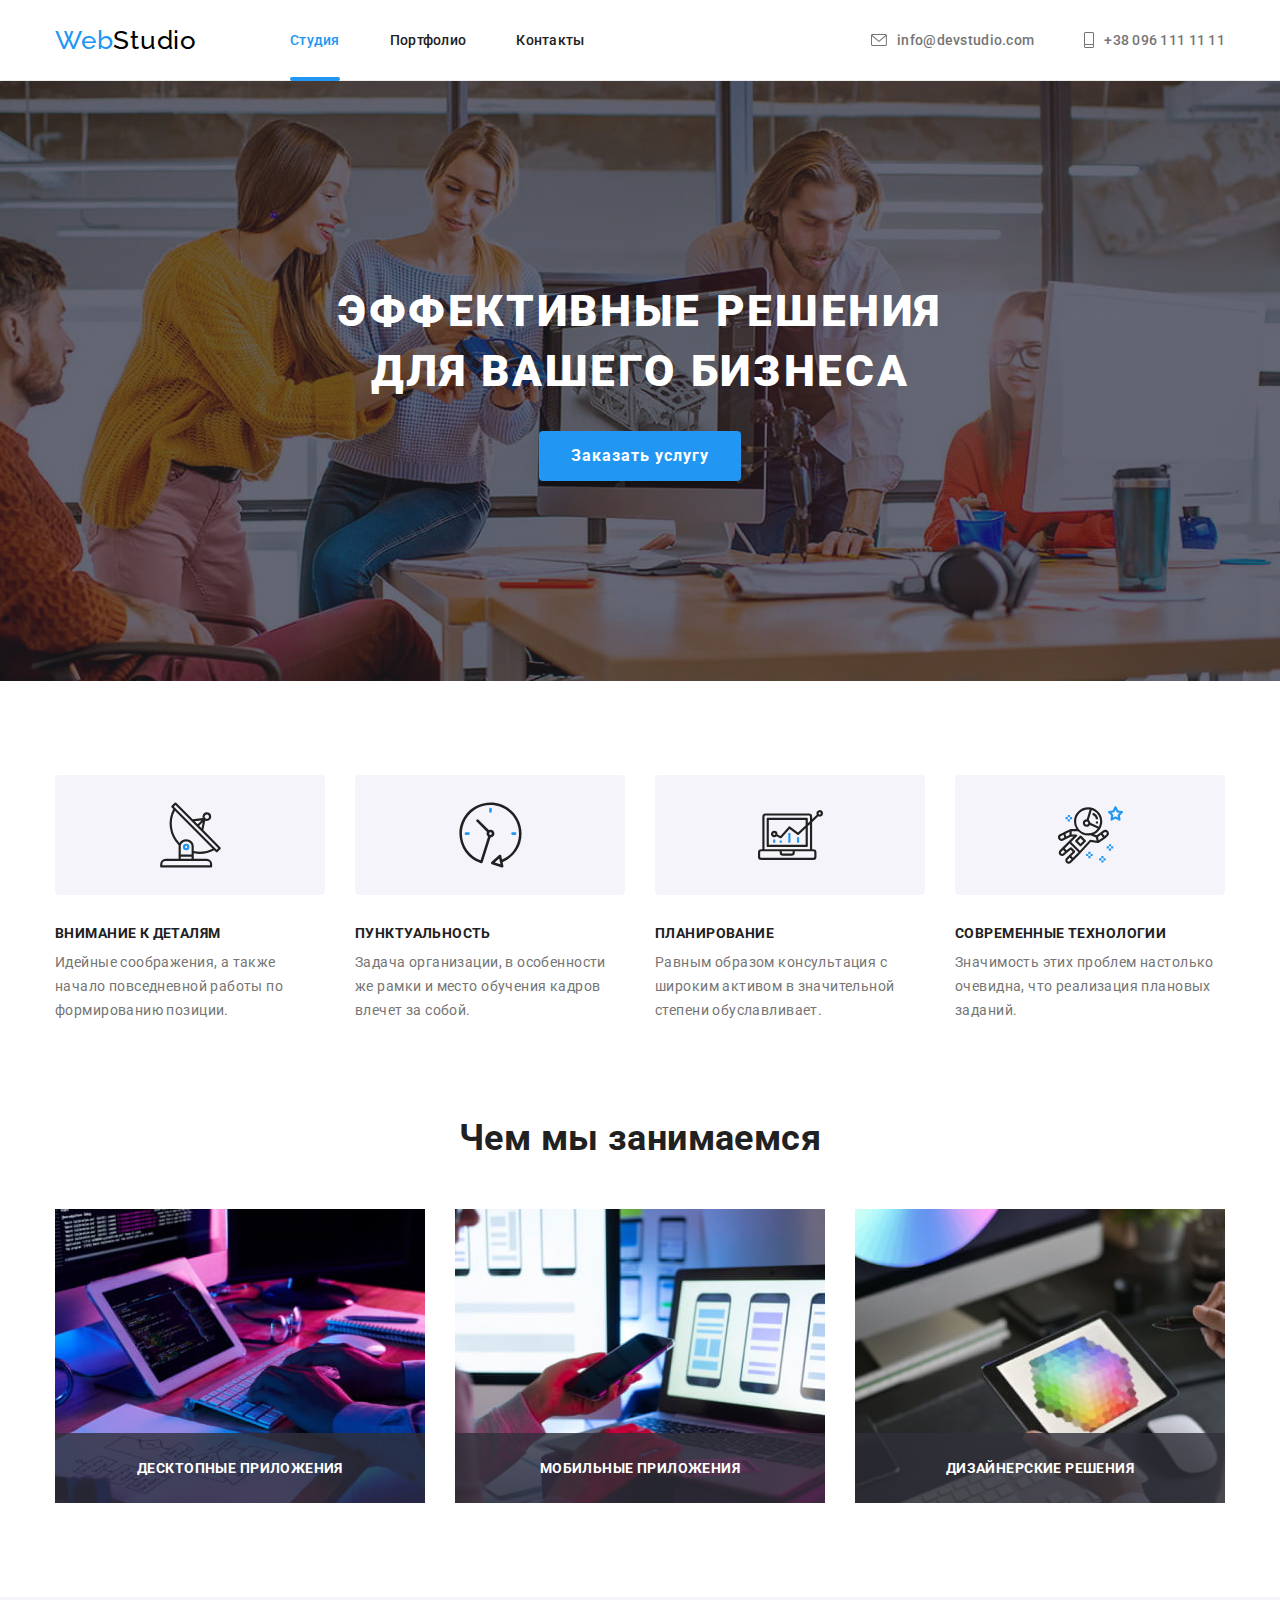
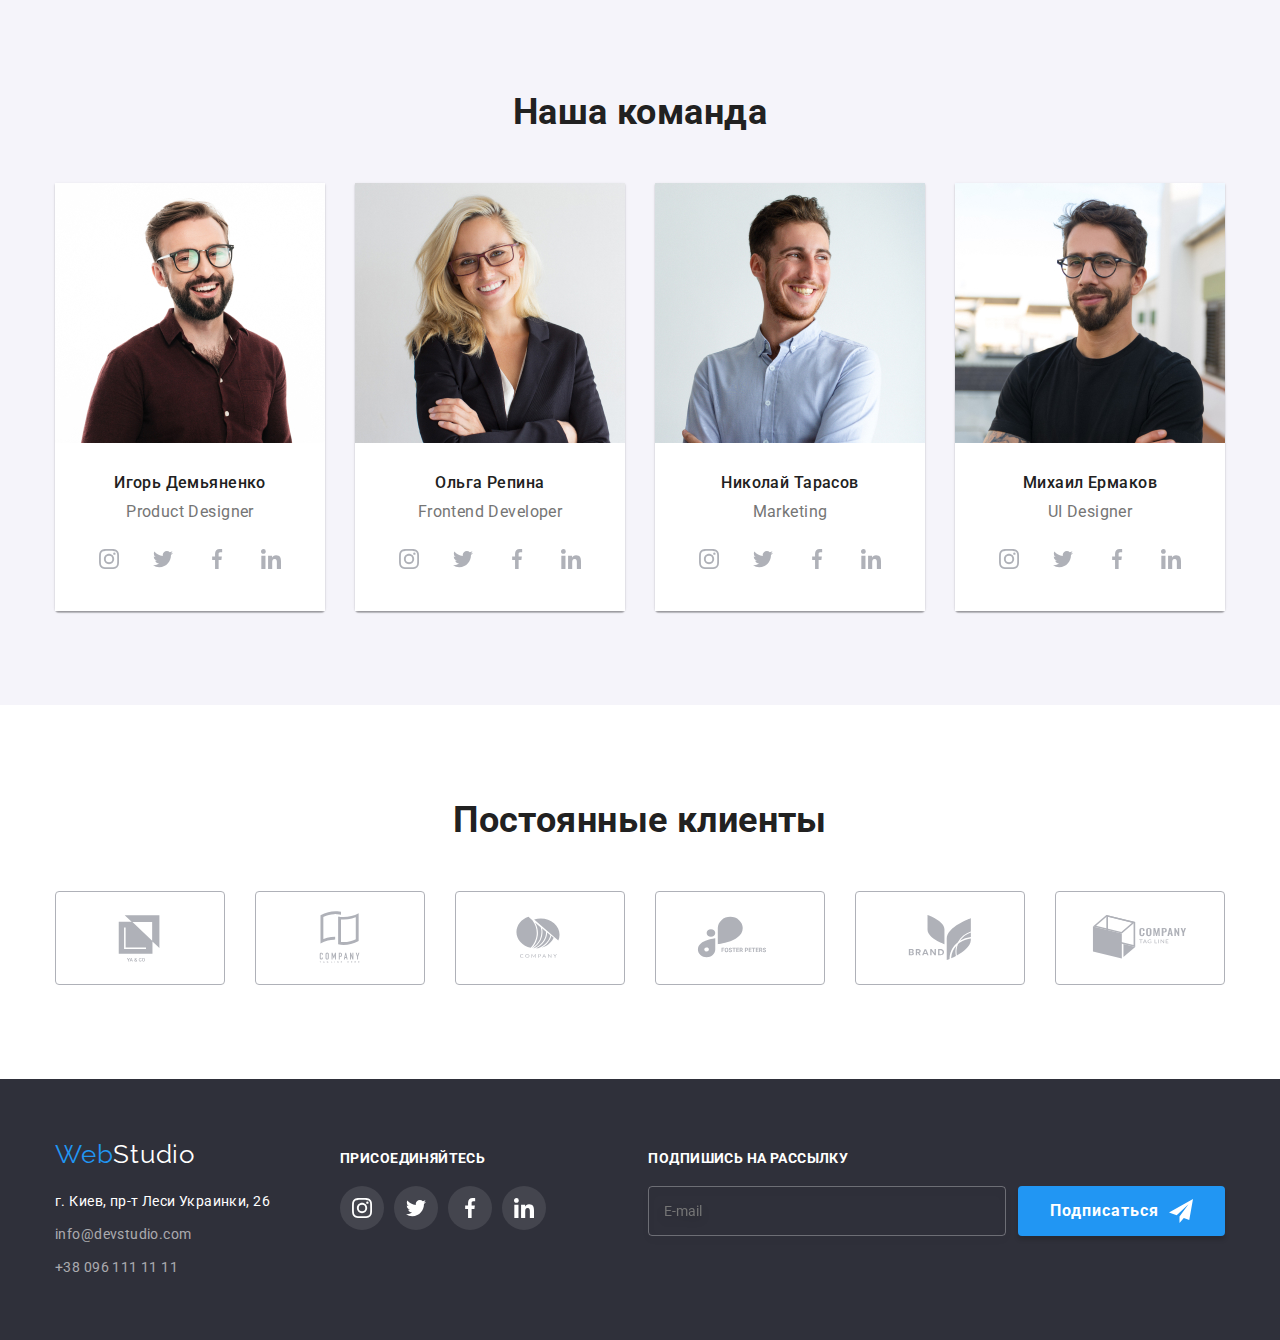
<file: index.html>
<!DOCTYPE html>
<html lang="ru">

<head>
  <meta charset="UTF-8" />
  <meta http-equiv="X-UA-Compatible" content="IE=edge" />
  <meta name="viewport" content="width=device-width, initial-scale=1.0" />
  <title>WebStudio</title>

  <!--Modern normalize-->

  <link rel="stylesheet" href="https://cdnjs.cloudflare.com/ajax/libs/modern-normalize/1.1.0/modern-normalize.css"
    integrity="sha512-Y0MM+V6ymRKN2zStTqzQ227DWhhp4Mzdo6gnlRnuaNCbc+YN/ZH0sBCLTM4M0oSy9c9VKiCvd4Jk44aCLrNS5Q=="
    crossorigin="anonymous" referrerpolicy="no-referrer" />

  <!--Font start-->

  <link rel="preconnect" href="https://fonts.googleapis.com" />
  <link rel="preconnect" href="https://fonts.gstatic.com" crossorigin />
  <link
    href="https://fonts.googleapis.com/css2?family=Montserrat:wght@400;500;600&family=Raleway:wght@700&family=Roboto:wght@400;500;700;900&display=swap"
    rel="stylesheet" />

  <!--Fond end-->

  <link rel="stylesheet" href="./css/styless.css" />
</head>

<body>
  <!--Header-->

  <header class="header">
    <div class="conteiner header-conteiner">
      <a class="logo link" href="" lang="en">Web<span class="logo-black">Studio</span></a>

      <!--Site navigation-->

      <nav class="nav">
        <ul class="list nav-list">
          <li class="nav-item">
            <a class="header-link link accent-color header-link-current" href="">Студия</a>
          </li>
          <li class="nav-item">
            <a class="header-link link" href="portfolio.html">Портфолио</a>
          </li>
          <li class="nav-item">
            <a class="header-link link" href="">Контакты</a>
          </li>
        </ul>
      </nav>

      <!--Contacts-->

      <ul class="list contact-list">
        <li class="contact-item">
          <a class="header-link link" href="mailto:info@devstudio.com">
            <svg class="header-icon" width="16" height="12">
              <use href="./images/icons.svg#email"></use>
            </svg>info@devstudio.com
          </a>
        </li>
        <li>
          <a class="header-link link" href="tel:+380961111111">
            <svg class="header-icon" width="10" height="16">
              <use href="./images/icons.svg#smartphone"></use>
            </svg>+38 096 111 11 11</a>
        </li>
      </ul>
    </div>
  </header>

  <!--Main-->

  <main>
    <!--Section hero-->

    <section class="hero bg-img">
      <div class="conteiner">
        <h1 class="hero-title">Эффективные решения для вашего бизнеса</h1>
        <button class="btn" type="button" data-modal-open>
          Заказать услугу
        </button>
      </div>
    </section>

    <!--Priority-->

    <section class="section priority">
      <div class="conteiner">
        <h2 class="visually-hidden">Преимущества</h2>

        <ul class="list card-set">
          <li class="item priority-item">
            <div class="conteiner-icon">
              <svg class="prioriti-icon" width="65" height="70">
                <use href="./images/icons.svg#antenna"></use>
              </svg>
            </div>

            <h3 class="priority-title">Внимание к деталям</h3>
            <p class="priority-text">
              Идейные соображения, а также начало повседневной работы по
              формированию позиции.
            </p>
          </li>

          <li class="item priority-item">
            <div class="conteiner-icon">
              <svg class="prioriti-icon" width="65" height="70">
                <use href="./images/icons.svg#clock"></use>
              </svg>
            </div>
            <h3 class="priority-title">Пунктуальность</h3>
            <p class="priority-text">
              Задача организации, в особенности же рамки и место обучения
              кадров влечет за собой.
            </p>
          </li>

          <li class="item priority-item">
            <div class="conteiner-icon">
              <svg class="prioriti-icon" width="65" height="70">
                <use href="./images/icons.svg#diagram"></use>
              </svg>
            </div>
            <h3 class="priority-title">Планирование</h3>
            <p class="priority-text">
              Равным образом консультация с широким активом в значительной
              степени обуславливает.
            </p>
          </li>
          <li class="item priority-item">
            <div class="conteiner-icon">
              <svg class="prioriti-icon" width="65" height="70">
                <use href="./images/icons.svg#astronaut"></use>
              </svg>
            </div>
            <h3 class="priority-title">Современные технологии</h3>
            <p class="priority-text">
              Значимость этих проблем настолько очевидна, что реализация
              плановых заданий.
            </p>
          </li>
        </ul>
      </div>
    </section>

    <!--About company -->

    <section class="section about">
      <div class="conteiner">
        <h2 class="section-title">Чем мы занимаемся</h2>

        <ul class="list card-set">
          <li class="item about-item">
            <img src="./images/about-photo/box1.jpg" alt="Разработка сайта" width="370" height="294" />
            <div class="about-conteiner">
              <h3 class="about-text">Десктопные приложения</h3>
            </div>
          </li>

          <li class="item about-item">
            <img src="./images/about-photo/box2.jpg" alt="Разработка мобильных преложений" width="370" height="294" />
            <div class="about-conteiner">
              <h3 class="about-text">Мобильные приложения</h3>
            </div>
          </li>
          <li class="item about-item">
            <img src="./images/about-photo/box3.jpg" alt="Графика" width="370" height="294" />
            <div class="about-conteiner">
              <h3 class="about-text">Дизайнерские решения</h3>
            </div>
          </li>
        </ul>
      </div>
    </section>

    <!--Team-->

    <section class="section team">
      <div class="conteiner team-conteiner">
        <h2 class="section-title">Наша команда</h2>

        <ul class="list card-set">
          <li class="item team-item">
            <img src="./images/photo-team/photo1.jpg" alt="Дизайнер продукта" width="270" height="260" />
            <div class="team-wrapper">
              <h3 class="team-name">Игорь Демьяненко</h3>
              <p class="post" lang="en">Product Designer</p>

              <ul class="list social">
                <li class="social-item">
                  <a class="link social-link" href="" target="_blank" rel="noreferrer noopener"
                    aria-label="instagram"><svg class="social-icon" width="20" height="20">
                      <use href="./images/icons.svg#instagram"></use>
                    </svg>
                  </a>
                </li>
                <li class="social-item">
                  <a class="link social-link" href="" target="_blank" rel="noreferrer noopener" aria-label="twitter">
                    <svg class="social-icon" width="20" height="20">
                      <use href="./images/icons.svg#twitter"></use>
                    </svg>
                  </a>
                </li>
                <li class="social-item">
                  <a class="link social-link" href="" target="_blank" rel="noreferrer noopener" aria-label="facebook">
                    <svg class="social-icon" width="20" height="20">
                      <use href="./images/icons.svg#facebook"></use>
                    </svg>
                  </a>
                </li>
                <li class="social-item">
                  <a class="link social-link" href="" target="_blank" rel="noreferrer noopener" aria-label="linkedin">
                    <svg class="social-icon" width="20" height="20">
                      <use href="./images/icons.svg#linkedin"></use>
                    </svg>
                  </a>
                </li>
              </ul>
            </div>
          </li>

          <li class="item team-item">
            <img src="./images/photo-team/photo2.jpg" alt="Фронтенд-разработчик" width="270" height="260" />
            <div class="team-wrapper">
              <h3 class="team-name">Ольга Репина</h3>
              <p class="post" lang="en">Frontend Developer</p>

              <ul class="list social">
                <li class="social-item">
                  <a class="link social-link" href="" target="_blank" rel="noreferrer noopener"
                    aria-label="instagram"><svg class="social-icon" width="20" height="20">
                      <use href="./images/icons.svg#instagram"></use>
                    </svg>
                  </a>
                </li>
                <li class="social-item">
                  <a class="link social-link" href="" target="_blank" rel="noreferrer noopener"
                    aria-label="twitter"><svg class="social-icon" width="20" height="20">
                      <use href="./images/icons.svg#twitter"></use>
                    </svg>
                  </a>
                </li>
                <li class="social-item">
                  <a class="link social-link" href="" target="_blank" rel="noreferrer noopener"
                    aria-label="twitter"><svg class="social-icon" width="20" height="20">
                      <use href="./images/icons.svg#facebook"></use>
                    </svg>
                  </a>
                </li>
                <li class="social-item">
                  <a class="link social-link" href="" target="_blank" rel="noreferrer noopener"
                    aria-label="twitter"><svg class="social-icon" width="20" height="20">
                      <use href="./images/icons.svg#linkedin"></use>
                    </svg>
                  </a>
                </li>
              </ul>
            </div>
          </li>

          <li class="item team-item">
            <img src="./images/photo-team/photo3.jpg" alt="Маркетолог" width="270" height="260" />
            <div class="team-wrapper">
              <h3 class="team-name">Николай Тарасов</h3>
              <p class="post" lang="en">Marketing</p>

              <ul class="list social">
                <li class="social-item">
                  <a class="link social-link" href="" target="_blank" rel="noreferrer noopener"
                    aria-label="instagram"><svg class="social-icon" width="20" height="20">
                      <use href="./images/icons.svg#instagram"></use>
                    </svg>
                  </a>
                </li>
                <li class="social-item">
                  <a class="link social-link" href="" target="_blank" rel="noreferrer noopener"
                    aria-label="twitter"><svg class="social-icon" width="20" height="20">
                      <use href="./images/icons.svg#twitter"></use>
                    </svg>
                  </a>
                </li>
                <li class="social-item">
                  <a class="link social-link" href="" target="_blank" rel="noreferrer noopener"
                    aria-label="twitter"><svg class="social-icon" width="20" height="20">
                      <use href="./images/icons.svg#facebook"></use>
                    </svg>
                  </a>
                </li>
                <li class="social-item">
                  <a class="link social-link" href="" target="_blank" rel="noreferrer noopener"
                    aria-label="twitter"><svg class="social-icon" width="20" height="20">
                      <use href="./images/icons.svg#linkedin"></use>
                    </svg>
                  </a>
                </li>
              </ul>
            </div>
          </li>

          <li class="item team-item">
            <img src="./images/photo-team/photo4.jpg" alt="Дизайнер интерфейса" width="270" height="260" />
            <div class="team-wrapper">
              <h3 class="team-name">Михаил Ермаков</h3>
              <p class="post" lang="en">UI Designer</p>

              <ul class="list social">
                <li class="social-item">
                  <a class="link social-link" href="" target="_blank" rel="noreferrer noopener" aria-label="instagram">
                    <svg class="social-icon" width="20" height="20">
                      <use href="./images/icons.svg#instagram"></use>
                    </svg>
                  </a>
                </li>
                <li class="social-item">
                  <a class="link social-link" href="" target="_blank" rel="noreferrer noopener"
                    aria-label="twitter"><svg class="social-icon" width="20" height="20">
                      <use href="./images/icons.svg#twitter"></use>
                    </svg>
                  </a>
                </li>
                <li class="social-item">
                  <a class="link social-link" href="" target="_blank" rel="noreferrer noopener"
                    aria-label="facebook"><svg class="social-icon" width="20" height="20">
                      <use href="./images/icons.svg#facebook"></use>
                    </svg>
                  </a>
                </li>
                <li class="social-item">
                  <a class="link social-link" href="" target="_blank" rel="noreferrer noopener"
                    aria-label="linkedin"><svg class="social-icon" width="20" height="20">
                      <use href="./images/icons.svg#linkedin"></use>
                    </svg>
                  </a>
                </li>
              </ul>
            </div>
          </li>
        </ul>
      </div>
    </section>

    <!--Clients-->

    <section class="section">
      <div class="conteiner">
        <h2 class="section-title">Постоянные клиенты</h2>

        <ul class="list card-set">
          <li class="item clients-item">
            <a class="link clients-link" href="" target="_blank" rel="noreferrer noopener" aria-label="client1">
              <svg class="client-icon" width="106" height="60">
                <use href="./images/icons.svg#logo1"></use>
              </svg></a>
          </li>
          <li class="item clients-item">
            <a class="link clients-link" href="" target="_blank" rel="noreferrer noopener" aria-label="client1">
              <svg class="client-icon" width="106" height="60">
                <use href="./images/icons.svg#logo2"></use>
              </svg></a>
          </li>
          <li class="item clients-item">
            <a class="link clients-link" href="" target="_blank" rel="noreferrer noopener" aria-label="client1">
              <svg class="client-icon" width="106" height="60">
                <use href="./images/icons.svg#logo3"></use>
              </svg></a>
          </li>
          <li class="item clients-item">
            <a class="link clients-link" href="" target="_blank" rel="noreferrer noopener" aria-label="client1">
              <svg class="client-icon" width="106" height="60">
                <use href="./images/icons.svg#logo4"></use>
              </svg></a>
          </li>
          <li class="item clients-item">
            <a class="link clients-link" href="" target="_blank" rel="noreferrer noopener" aria-label="client1">
              <svg class="client-icon" width="106" height="60">
                <use href="./images/icons.svg#logo5"></use>
              </svg></a>
          </li>
          <li class="item clients-item">
            <a class="link clients-link" href="" target="_blank" rel="noreferrer noopener" aria-label="client1">
              <svg class="client-icon" width="106" height="60">
                <use href="./images/icons.svg#logo6"></use>
              </svg></a>
          </li>
        </ul>
      </div>
    </section>
  </main>

  <!--Footer-->

  <footer class="footer">

    <div class="conteiner footer-conteiner">

      <!--Footer contact-->

      <div class="conteiner-contact">
        <a class="logo link logo-footer" href="/">Web<span class="logo-white">Studio</span></a>
        <address class="address">
          <ul class="list">
            <li class="footer-item">
              <a class="link adress-link" href="https://goo.gl/maps/bs3cHrX6vN8yE2N99" target="_blank"
                rel="noreferrer noopener">г. Киев, пр-т Леси Украинки, 26</a>
            </li>
            <li class="footer-item">
              <a class="link footer-contact" href="mailto:info@devstudio.com">info@devstudio.com</a>
            </li>
            <li class="footer-item">
              <a class="link footer-contact" href="tel:+380961111111">+38 096 111 11 11</a>
            </li>
          </ul>
        </address>
      </div>

      <!--Footer social-->

      <div class="conteiner-social">
        <h3 class="footer-title">Присоединяйтесь</h3>
        <ul class="list social">
          <li class="social-item">
            <a class="link social-link" href="">
              <svg class="social-icon" width="20" height="20">
                <use href="./images/icons.svg#instagram"></use>
              </svg>
            </a>
          </li>
          <li class="social-item">
            <a class="link social-link" href="" target="_blank" rel="noreferrer noopener" aria-label="twitter">
              <svg class="social-icon" width="20" height="20">
                <use href="./images/icons.svg#twitter"></use>
              </svg>
            </a>
          </li>
          <li class="social-item">
            <a class="link social-link" href="" target="_blank" rel="noreferrer noopener" aria-label="twitter">
              <svg class="social-icon" width="20" height="20">
                <use href="./images/icons.svg#facebook"></use>
              </svg>
            </a>
          </li>
          <li class="social-item">
            <a class="link social-link" href="" target="_blank" rel="noreferrer noopener" aria-label="twitter">
              <svg class="social-icon" width="20" height="20">
                <use href="./images/icons.svg#linkedin"></use>
              </svg>
            </a>
          </li>
        </ul>
      </div>

      <!--Footer subscribe-->

      <div class="subscribe-conteiner">
        <form class="modal-form">
          <h3 class="footer-title">Подпишись на рассылку</h3>
          <div class="footer-form-conteiner" role="group">
            <label class="footer-form-wrap">
              <input class="footer-form-input" type="email" name="user-email" placeholder="E-mail" />
            </label>
            
            <button class="btn" type="submit">
              <span class="subscribe-text-btn">Подписаться</span>
              <svg class="subscribe-icon-btn" width="24" height="24">
                <use href="./images/icons.svg#icon-telegram"></use>
              </svg>
            </button>
            
          </div>
        </form>
      </div>
    </div>
  </footer>

  <!-- Modal -->

  <div class="backdrop is-hidden" data-modal>
    <div class="modal">
      <button type="button" class="btn-close" data-modal-close>
        <svg class="modal-btn-close" width="18" height="18">
          <use href="./images/icons.svg#close-black"></use>
        </svg>
      </button>

      <form class="modal-form">

        <strong class="register-form-title">Оставьте свои данные, мы вам перезвоним</strong>

        <div class="register-form-group" role="group">

          <label class="register-form-wrap">
            <span class="register-form-label">Имя</span>
            <input class="register-form-input" type="text" name="user-name" placeholder="Name Surname" />
            <svg class="register-form-icon" width="18" height="18">
              <use href="./images/icons.svg#form-name"></use>
            </svg>
          </label>

          <label class="register-form-wrap">
            <span class="register-form-label">Телефон</span>
            <input class="register-form-input" type="tel" name="user-phone" placeholder="+ 380 00 000 00 00" />
            <svg class="register-form-icon" width="18" height="18">
              <use href="./images/icons.svg#form-phone"></use>
            </svg>
          </label>

          <label class="register-form-wrap">
            <span class="register-form-label">Почта</span>
            <input class="register-form-input" type="email" name="user-email" placeholder="example@mail.com" />
            <svg class="register-form-icon" width="18" height="18">
              <use href="./images/icons.svg#form-email"></use>
            </svg>
          </label>
          <label class="register-form-wrap">
            <span class="register-form-label">Комментарий</span>
            <textarea class="register-form-message" name="user-text" cols="30" rows="10"
              placeholder="Введите текст"></textarea>
          </label>
        </div>

        <label class="register-form-agreement">
          <input class="register-checkbox visually-hidden" type="checkbox" name="agreement">
          <svg class="register-form-icon-check" width="16" height="15">
            <use class="register-form-check" href="./images/icons.svg#icon-check"></use>
            <use class="register-form-uncheck" href="./images/icons.svg#icon-uncheck"></use>
          </svg>
          <span class="register-form-agreement-text">
            Соглашаюсь с рассылкой и принимаю
            <a class="register-form-agreement-link" href="">Условия договора</a>
          </span>
        </label>

        <button class="btn" type="submit">
          Отправить
        </button>

      </form>
    </div>
  </div>
  <script src="./js/modal.js"></script>
</body>

</html>
</file>
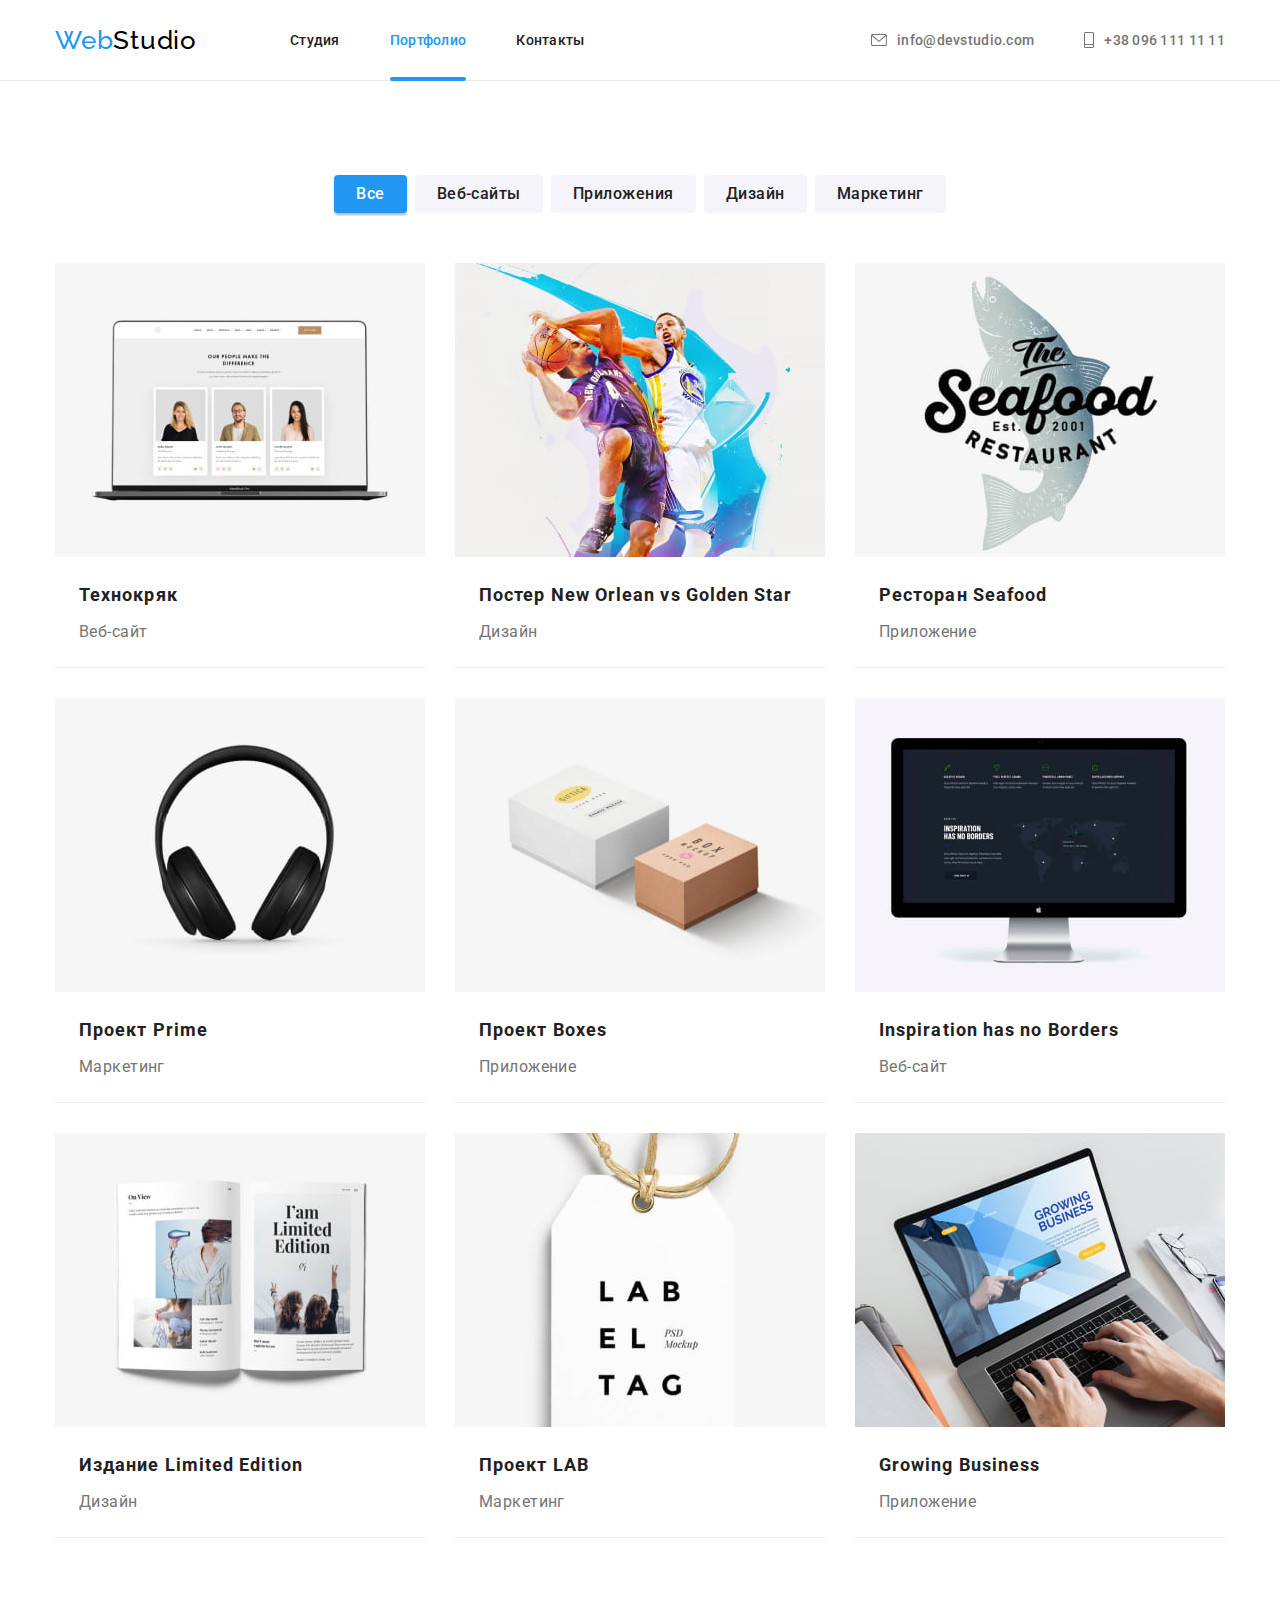
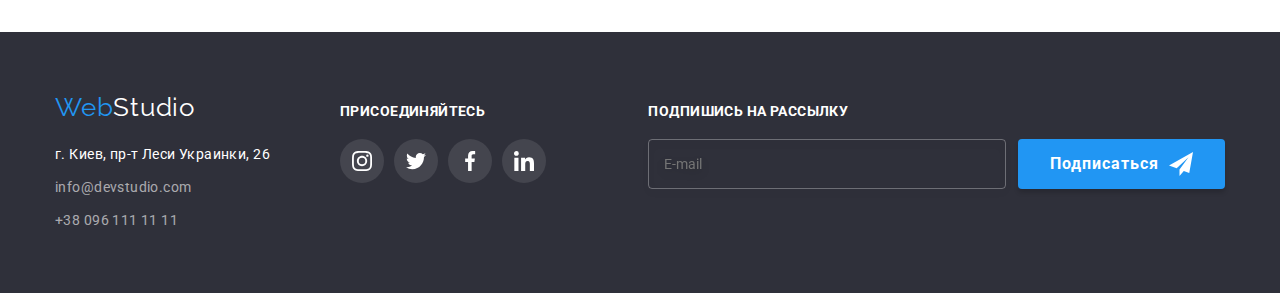
<file: portfolio.html>
<!DOCTYPE html>
<html lang="en">
  <head>
    <meta charset="UTF-8" />
    <meta http-equiv="X-UA-Compatible" content="IE=edge" />
    <meta name="viewport" content="width=device-width, initial-scale=1.0" />
    <title>Portfolio</title>

    <!--Modern normalize-->

    <link
      rel="stylesheet"
      href="https://cdnjs.cloudflare.com/ajax/libs/modern-normalize/1.1.0/modern-normalize.css"
      integrity="sha512-Y0MM+V6ymRKN2zStTqzQ227DWhhp4Mzdo6gnlRnuaNCbc+YN/ZH0sBCLTM4M0oSy9c9VKiCvd4Jk44aCLrNS5Q=="
      crossorigin="anonymous"
      referrerpolicy="no-referrer"
    />

    <!--Font start-->

    <link rel="preconnect" href="https://fonts.googleapis.com" />
    <link rel="preconnect" href="https://fonts.gstatic.com" crossorigin />
    <link
      href="https://fonts.googleapis.com/css2?family=Montserrat:wght@400;500;600&family=Raleway:wght@700&family=Roboto:wght@400;500;700&display=swap"
      rel="stylesheet"
    />

    <!--Font and-->

    <link rel="stylesheet" href="./css/styless.css" />
  </head>

  <body>
    <!--Header-->

    <header class="header">
      <div class="conteiner header-conteiner">
        <a class="logo link" href="" lang="en"
          >Web<span class="logo-black">Studio</span></a
        >

        <!--Site navigation-->

        <nav class="nav">
          <ul class="list nav-list">
            <li class="nav-item">
              <a class="header-link link" href="index.html">Студия</a>
            </li>
            <li class="nav-item">
              <a
                class="header-link link accent-color header-link-current"
                href=""
                >Портфолио</a
              >
            </li>
            <li class="nav-item">
              <a class="header-link link" href="">Контакты</a>
            </li>
          </ul>
        </nav>

        <!--Contacts-->

        <ul class="list contact-list">
          <li class="contact-item">
            <a class="header-link link" href="mailto:info@devstudio.com">
              <svg class="header-icon" width="16" height="12">
                <use href="./images/icons.svg#email"></use></svg
              >info@devstudio.com
            </a>
          </li>
          <li>
            <a class="header-link link" href="tel:+380961111111">
              <svg class="header-icon" width="10" height="16">
                <use href="./images/icons.svg#smartphone"></use></svg
              >+38 096 111 11 11</a
            >
          </li>
        </ul>
      </div>
    </header>

    <!--Main-->

    <main>
      <section class="section">
        <div class="conteiner">
          <h1 class="visually-hidden">Портфолио</h1>

          <!--Portfolio nav-->

          <ul class="filter-list list">
            <li>
              <button class="filter-btn accent-btn" type="button">Все</button>
            </li>
            <li>
              <button class="filter-btn" type="button">Веб-сайты</button>
            </li>
            <li>
              <button class="filter-btn" type="button">Приложения</button>
            </li>
            <li>
              <button class="filter-btn" type="button">Дизайн</button>
            </li>
            <li>
              <button class="filter-btn" type="button">Маркетинг</button>
            </li>
          </ul>

          <!--Portfolio img-->

          <ul class="list card-set">
            <li class="item portfolio-item">
              <a class="link portfolio-link" href="">
                <div class="thumb">
                  <img
                    src="./images/portfolio/img1.jpg"
                    alt="Страница сайта"
                    width="370"
                    height="294"
                  />
                  <div class="overlay">
                    <p class="overlay-text">
                      Ресурс предлагает комплексные предложения с разным уровнем
                      функционала и сервисов. Все это позволит посетителю
                      получить исчерпывающие сведения о компании или частном
                      лице.
                    </p>
                  </div>
                </div>

                <div class="portfolio-wrapper">
                  <h2 class="portfolio-title">Технокряк</h2>
                  <p class="portfolio-text">Веб-сайт</p>
                </div>
              </a>
            </li>

            <li class="item portfolio-item">
              <a class="link portfolio-link" href="">
                <div class="thumb">
                  <img
                    src="./images/portfolio/img2.jpg"
                    alt="Два баскетболиста"
                    width="370"
                    height="294"
                  />
                  <div class="overlay">
                    <p class="overlay-text">
                      Ресурс предлагает комплексные предложения с разным уровнем
                      функционала и сервисов. Все это позволит посетителю
                      получить исчерпывающие сведения о компании или частном
                      лице.
                    </p>
                  </div>
                </div>
                <div class="portfolio-wrapper">
                  <h2 class="portfolio-title">
                    Постер New Orlean vs Golden Star
                  </h2>
                  <p class="portfolio-text">Дизайн</p>
                </div>
              </a>
            </li>

            <li class="item portfolio-item">
              <a class="link portfolio-link" href="">
                <div class="thumb">
                  <img
                    src="./images/portfolio/img3.jpg"
                    alt="Эмблема ресторана"
                    width="370"
                    height="294"
                  />
                  <div class="overlay">
                    <p class="overlay-text">
                      Ресурс предлагает комплексные предложения с разным уровнем
                      функционала и сервисов. Все это позволит посетителю
                      получить исчерпывающие сведения о компании или частном
                      лице.
                    </p>
                  </div>
                </div>
                <div class="portfolio-wrapper">
                  <h2 class="portfolio-title">Ресторан Seafood</h2>
                  <p class="portfolio-text">Приложение</p>
                </div>
              </a>
            </li>

            <li class="item portfolio-item">
              <a class="link portfolio-link" href="">
                <div class="thumb">
                  <img
                    src="./images/portfolio/img4.jpg"
                    alt="Наушники"
                    width="370"
                    height="294"
                  />
                  <div class="overlay">
                    <p class="overlay-text">
                      Ресурс предлагает комплексные предложения с разным уровнем
                      функционала и сервисов. Все это позволит посетителю
                      получить исчерпывающие сведения о компании или частном
                      лице.
                    </p>
                  </div>
                </div>
                <div class="portfolio-wrapper">
                  <h2 class="portfolio-title">Проект Prime</h2>
                  <p class="portfolio-text">Маркетинг</p>
                </div>
              </a>
            </li>

            <li class="item portfolio-item">
              <a class="link portfolio-link" href="">
                <div class="thumb">
                  <img
                    src="./images/portfolio/img5.jpg"
                    alt="Две картонные коробки"
                    width="370"
                    height="294"
                  />
                  <div class="overlay">
                    <p class="overlay-text">
                      Ресурс предлагает комплексные предложения с разным уровнем
                      функционала и сервисов. Все это позволит посетителю
                      получить исчерпывающие сведения о компании или частном
                      лице.
                    </p>
                  </div>
                </div>
                <div class="portfolio-wrapper">
                  <h2 class="portfolio-title">Проект Boxes</h2>
                  <p class="portfolio-text">Приложение</p>
                </div>
              </a>
            </li>

            <li class="item portfolio-item">
              <a class="link portfolio-link" href="">
                <div class="thumb">
                  <img
                    src="./images/portfolio/img6.jpg"
                    alt="Монитор компьтера"
                    width="370"
                    height="294"
                  />
                  <div class="overlay">
                    <p class="overlay-text">
                      Ресурс предлагает комплексные предложения с разным уровнем
                      функционала и сервисов. Все это позволит посетителю
                      получить исчерпывающие сведения о компании или частном
                      лице.
                    </p>
                  </div>
                </div>
                <div class="portfolio-wrapper">
                  <h2 class="portfolio-title">Inspiration has no Borders</h2>
                  <p class="portfolio-text">Веб-сайт</p>
                </div>
              </a>
            </li>

            <li class="item portfolio-item">
              <a class="link portfolio-link" href="">
                <div class="thumb">
                  <img
                    src="./images/portfolio/img7.jpg"
                    alt="Журнал"
                    width="370"
                    height="294"
                  />
                  <div class="overlay">
                    <p class="overlay-text">
                      Ресурс предлагает комплексные предложения с разным уровнем
                      функционала и сервисов. Все это позволит посетителю
                      получить исчерпывающие сведения о компании или частном
                      лице.
                    </p>
                  </div>
                </div>
                <div class="portfolio-wrapper">
                  <h2 class="portfolio-title">Издание Limited Edition</h2>
                  <p class="portfolio-text">Дизайн</p>
                </div>
              </a>
            </li>

            <li class="item portfolio-item">
              <a class="link portfolio-link" href="">
                <div class="thumb">
                  <img
                    src="./images/portfolio/img8.jpg"
                    alt="Бирка с текстом"
                    width="370"
                    height="294"
                  />
                  <div class="overlay">
                    <p class="overlay-text">
                      Ресурс предлагает комплексные предложения с разным уровнем
                      функционала и сервисов. Все это позволит посетителю
                      получить исчерпывающие сведения о компании или частном
                      лице.
                    </p>
                  </div>
                </div>
                <div class="portfolio-wrapper">
                  <h2 class="portfolio-title">Проект LAB</h2>
                  <p class="portfolio-text">Маркетинг</p>
                </div>
              </a>
            </li>

            <li class="item portfolio-item">
              <a class="link portfolio-link" href="">
                <div class="thumb">
                  <img
                    src="./images/portfolio/img9.jpg"
                    alt="Работа на ноутбуке"
                    width="370"
                    height="294"
                  />
                  <div class="overlay">
                    <p class="overlay-text">
                      Ресурс предлагает комплексные предложения с разным уровнем
                      функционала и сервисов. Все это позволит посетителю
                      получить исчерпывающие сведения о компании или частном
                      лице.
                    </p>
                  </div>
                </div>
                <div class="portfolio-wrapper">
                  <h2 class="portfolio-title">Growing Business</h2>
                  <p class="portfolio-text">Приложение</p>
                </div>
              </a>
            </li>
          </ul>
        </div>
      </section>
    </main>

    <!--Footer-->

    <footer class="footer">
      <div class="conteiner footer-conteiner">
        <!--Footer contact-->

        <div class="conteiner-contact">
          <a class="logo link logo-footer" href="/"
            >Web<span class="logo-white">Studio</span></a
          >
          <address class="address">
            <ul class="list">
              <li class="footer-item">
                <a
                  class="link adress-link"
                  href="https://goo.gl/maps/bs3cHrX6vN8yE2N99"
                  target="_blank"
                  rel="noreferrer noopener"
                  >г. Киев, пр-т Леси Украинки, 26</a
                >
              </li>
              <li class="footer-item">
                <a class="link footer-contact" href="mailto:info@devstudio.com"
                  >info@devstudio.com</a
                >
              </li>
              <li class="footer-item">
                <a class="link footer-contact" href="tel:+380961111111"
                  >+38 096 111 11 11</a
                >
              </li>
            </ul>
          </address>
        </div>

        <!--Footer social-->

        <div class="conteiner-social">
          <h3 class="footer-title">Присоединяйтесь</h3>
          <ul class="list social">
            <li class="social-item">
              <a class="link social-link" href="">
                <svg class="social-icon" width="20" height="20">
                  <use href="./images/icons.svg#instagram"></use>
                </svg>
              </a>
            </li>
            <li class="social-item">
              <a
                class="link social-link"
                href=""
                target="_blank"
                rel="noreferrer noopener"
                aria-label="twitter"
                ><svg class="social-icon" width="20" height="20">
                  <use href="./images/icons.svg#twitter"></use>
                </svg>
              </a>
            </li>
            <li class="social-item">
              <a
                class="link social-link"
                href=""
                target="_blank"
                rel="noreferrer noopener"
                aria-label="twitter"
                ><svg class="social-icon" width="20" height="20">
                  <use href="./images/icons.svg#facebook"></use>
                </svg>
              </a>
            </li>
            <li class="social-item">
              <a
                class="link social-link"
                href=""
                target="_blank"
                rel="noreferrer noopener"
                aria-label="twitter"
                ><svg class="social-icon" width="20" height="20">
                  <use href="./images/icons.svg#linkedin"></use>
                </svg>
              </a>
            </li>
          </ul>
        </div>

        <!--Footer subscribe-->

        <div class="subscribe-conteiner">
          <form class="modal-form">
            <h3 class="footer-title">Подпишись на рассылку</h3>
            <div class="footer-form-conteiner" role="group">
              <label class="footer-form-wrap">
                <input
                  class="footer-form-input"
                  type="email"
                  name="user-email" placeholder="E-mail" />
              </label>

                <button class="btn" type="submit">
                  <span class="subscribe-text-btn">Подписаться</span>
                  <svg class="subscribe-icon-btn" width="24" height="24">
                    <use href="./images/icons.svg#icon-telegram"></use>
                  </svg>
                </button>
             
            </div>
          </form>
        </div>
      </div>
    </footer>
  </body>
</html>
</file>
<file: css/styless.css>
:root {
  /*fonts*/
  --main-fond: "Roboto", sans-serif;
  --secondary-fond: "Raleway", sans-serif;

  /*text-color*/

  --grey-text-cl: #757575;
  --black-text-cl: #212121;
  --white-text-cl: #ffffff;
  
  /*bg-color*/

  --white-bg-cl: #e5e5e5;
  --team-bg-cl: #f5f4fa;
  --dark-bg-cl: #2f303a;
  --icon-bg-cl: #fff;
  --transition-bg-cl: #188CE8;
 
  
  /*other*/

  --accent-tx-cl: #2196f3;
  --border-cl: #ececec;
  --icons-cl: #AFB1B8;
  --transition: 250ms cubic-bezier(0.4, 0, 0.2, 1);

  /*flexbox*/

  --indent: 30px;
  --items: 4;
}

body {
  font-size: 14px;
  line-height: 1.71;
  letter-spacing: 0.03em;
  font-family: var(--main-fond);
  color: var(--grey-text-cl);
}

.conteiner {
  padding-left: 15px;
  padding-right: 15px;
  width: 1200px;
  margin-left: auto;
  margin-right: auto;
}

.visually-hidden {
  position: absolute;
  white-space: nowrap;
  width: 1px;
  height: 1px;
  overflow: hidden;
  border: 0;
  padding: 0;
  clip: rect(0 0 0 0);
  clip-path: inset(50%);
  margin: -1px;
}

.section-title {
  font-weight: 700;
  font-size: 36px;
  text-align: center;
  line-height: calc(42 / 36);
  color: var(--black-text-cl);
  margin-bottom: 50px;
}

/*reset-styles*/

.link {
  text-decoration: none;
  color: currentColor;
}

.list {
  list-style: none;
}

h1,
h2,
h3,
h4,
p {
  margin: 0;
}

ul,
ol {
  margin: 0;
  padding: 0;
}

img {
  display: block;
  max-width: 100%;
  height: auto;
}

/* Modal */

.backdrop {
  position: fixed;
  width: 100%;
  height: 100%;
  top: 0;
  left: 0;
  background-color: rgba(0, 0, 0, 0.2);
  z-index: 100;
  opacity: 1;
  transition: opacity var(--transition), visibility var(--transition);
}

.is-hidden {
  opacity: 0;
  visibility: hidden;
  pointer-events: none;
}

.modal {
  padding: 40px;
  position: absolute;
  top: 50%;
  left: 50%;
  transform: translate(-50%, -50%) scale(1) rotate(0);
  min-width: 528px;
  min-height: 581px;
  background: var(--icon-bg-cl);
  box-shadow: 0px 1px 3px rgba(0, 0, 0, 0.12), 0px 1px 1px rgba(0, 0, 0, 0.14), 0px 2px 1px rgba(0, 0, 0, 0.2);
  border-radius: 4px;
  transition: transform var(--transition);
}

.backdrop.is-hidden .modal {
    transform: translate(-50%, -50%) scale(0.3 ) rotate(120deg);
}    

.btn-close {
  position: absolute;
  display: flex;
  align-items: center;
  justify-content: center;
  top: 8px;
  right: 8px;
  width: 30px;
  height: 30px;
  cursor: pointer;
  border: 1px solid rgba(0, 0, 0, 0.1);
  border-radius: 50%;
  background-color: var(--icon-bg-cl);
  transition: var(--transition);
}

.btn-close:hover,
.btn-close:focus {
  fill: var(--accent-tx-cl);
  border: 1px solid var(--accent-tx-cl);
}

/* Form */

.modal-form {
  text-align: center;
  
}

.register-form-title {
  display: flex;
  font-size: 20px;
  line-height: calc(23 / 20);
  text-align: center;
  letter-spacing: 0.03em;
  margin-bottom: 12px;
  color: var(--black-text-cl);
}

.register-form-group{
  margin-bottom: 20px;
}

.register-form-wrap {
  display: flex;
  flex-direction: column;
  position: relative;
  margin-bottom: 10px;
}

.register-form-wrap:last-child {
  margin-bottom: 0;
}

.register-form-input,
.register-form-message {
  position: relative;
  width: 100%;
  height: 40px;
  border: 1px solid rgba(33, 33, 33, 0.2);
  border-radius: 4px;
  padding: 11px;
  padding-left: 42px;
  outline: transparent;
  transition: border-color var(--transition);
}

.register-form-label {
  text-align: left;
  margin-bottom: 4px;
  font-weight: 400;
  font-size: 12px;
  line-height: calc(14 / 12);
  letter-spacing: 0.01em;
  color: var(--grey-text-cl);
}


.register-form-icon {
  position: absolute;
  bottom: 11px;
  left: 12px;
  transition: fill var(--transition);
}

.register-form-wrap:hover .register-form-icon,
.register-form-wrap:focus .register-form-icon  {
  fill: var(--accent-tx-cl);
  border-color: #2196f3;
}

.register-form-wrap:hover .register-form-message,
.register-form-wrap:focus .register-form-message {
  fill: var(--accent-tx-cl);
  border-color: #2196f3;
}

.register-form-message {
  font-weight: 400;
  font-size: 12px;
  line-height: calc(14 / 12);
  letter-spacing: 0.01em;
  height: 120px;
  padding: 12px 16px;
  resize: none;
  
}

.register-form-wrap:hover .register-form-input,
.register-form-wrap:focus .register-form-input  {
  border-color: var(--accent-tx-cl);
}

.register-form-input:hover,
.register-form-input:focus {
  border-color: var(--accent-tx-cl);
}

.register-form-input:hover + .register-form-icon,
.register-form-input:focus + .register-form-icon {
  fill: var(--accent-tx-cl);
}

.register-form-message:hover,
.register-form-message:focus {
  border-color: var(--accent-tx-cl);
}

.register-form-message::placeholder {
  color: rgba(117, 117, 117, 0.5);
}

.register-form-agreement {
  display: flex;
  align-items: center;
  justify-content: center;
  margin-bottom: 30px;
  gap: 7px;
  cursor: pointer;
}

.register-checkbox:checked + .register-form-icon-check .register-form-uncheck {
  opacity: 0;
  transition: opacity var(--transition);
}

.register-checkbox:checked + .register-form-icon-check .register-form-check {
  opacity: 1;
}

.register-checkbox:hover + .register-form-icon-check .register-form-uncheck,
.register-checkbox:focus + .register-form-icon-check .register-form-uncheck {
  fill: var(--accent-tx-cl);
}


.register-form-icon-check {}


.register-form-check{
  opacity: 0;
  transition: opacity var(--transition);
}


.register-form-uncheck {}


.register-form-agreement-text {
  user-select: none;
  text-underline-position: under;
}


.register-form-agreement-link {
  color: var(--accent-tx-cl);
}


.register-form-btn {
  font-weight: 700;
  font-size: 16px;
  line-height: calc(30 / 16); 
  letter-spacing: 0.06em;
  display: inline-flex;
  text-align: center;
  max-width: 200px;
  align-items: center;
  padding: 10px 55px 10px 56px;
  margin-left: auto;
  margin-right: auto;
  cursor: pointer;
  background-color: var(--accent-tx-cl);
  color: var(--icon-bg-cl);
  box-shadow: 0px 4px 4px rgba(0, 0, 0, 0.15);
  border-radius: 4px;
  border: none;
  transition: background-color var(--transition);
}

.register-form-btn:hover,
.register-form-btn:focus {
  background-color: var(--transition-bg-cl);
}


/*Header*/

.header {
  font-weight: 500;
  line-height: calc(16 / 14);
  letter-spacing: 0.02em;
  border-bottom: 1px solid var(--border-cl);
}

.header .logo {
  margin-right: 93px;
}

.header-conteiner {
  display: flex;
  align-items: center;
}

.logo {
  font-family: var(--secondary-fond);
  font-size: 26px;
  line-height: calc(31 / 26);
  letter-spacing: 0.03em;
  color: var(--accent-tx-cl);
}

.logo-black {
  color: #000000;
}

.header-link-current {
  position: relative;
}

.header-link:hover,
.header-link:focus {
  color: var(--accent-tx-cl);
}

.header-link-current::after {
  content: '';
  position: absolute;
  bottom: -1px;
  left: 0;
  width: 100%;
  height: 4px;
  border-radius: 2px;
  background-color: var(--accent-tx-cl);
}


.header-link:hover .header-icon,
.header-link:focus .header-icon {
  fill: var(--accent-tx-cl);
}



.accent-color {
  color: var(--accent-tx-cl);
}

.nav {
  display: flex;
  align-items: center;
}

.nav-list {
  color: var(--black-text-cl);
  display: flex;
  align-items: center;
  gap: 50px;
}

.nav-item {
}

.contact-list {
  display: flex;
  align-items: center;
  gap: 50px;
  margin-left: auto;
}

.header-link {
  display: flex;
  align-items: center;
  padding-top: 32px;
  padding-bottom: 32px;
  transition: color var(--transition);
}

.header-icon {
  margin-right: 10px;
  fill: var(--grey-text-cl);
}



.section {
 padding-top: 94px;
 padding-bottom: 94px;
}

/*Section hero*/

.hero {
  position: relative;
  padding-top: 200px;
  padding-bottom: 200px;
  background: #C4C4C4;
  color: var(--white-text-cl);
}

.bg-img {
  max-width: 1600px;
  margin-left: auto;
  margin-right: auto;
  background-size: cover;
  background-position: center;
  background-image: linear-gradient(to right, rgba(47, 48, 58, 0.4), rgba(47, 48, 58, 0.4)), url("../images/hero/bg-hero.jpg");
  background-repeat: no-repeat;
  text-align: center;
}


.hero-title {
  font-weight: 900;
  font-size: 44px;
  line-height: calc(60 / 44);
  letter-spacing: 0.06em;
  text-transform: uppercase;
  color: var(--white-text-cl);
  margin-bottom: 30px;
  max-width: 700px;
  margin-left: auto;
  margin-right: auto;
}

/*button style*/

.btn {
  display: flex;
  align-items: center;
  justify-content: center;
  font-weight: 700;
  font-family: inherit;
  font-size: 16px;
  line-height: calc(30 / 16);
  letter-spacing: 0.06em;
  color: var(--white-text-cl);
  background-color: var(--accent-tx-cl);
  cursor: pointer;
  border-radius: 4px;
  box-shadow: 0px 4px 4px rgba(0, 0, 0, 0.15);
  border: none;
  padding: 10px 32px;
  min-width: 200px;
  margin: 0 auto;
  transition: background-color var(--transition);
}

.btn:hover,
.btn:focus {
  background-color: var(--transition-bg-cl);
}


/*Priority*/

.priority {
  padding-bottom: 0
}

.card-set {
  display: flex;
  flex-wrap: wrap;
  gap: 30px;
  /*outline: 1px solid tomato;*/
}

.item {
  flex-basis: calc((100% - var(--indent) * (var(--items) - 1)) / var(--items));
  /*outline: 1px solid teal;*/
}

.conteiner-icon {
    display: flex;
    align-items: center;
    justify-content: center;
    height: 120px;
    margin-bottom: 30px;
    border-radius: 4px;
    background: var(--team-bg-cl);
}

.priority-title {
  font-weight: 700;
  font-size: 14px;
  line-height: calc(16 / 14);
  text-transform: uppercase;
  color: var(--black-text-cl);
  margin-bottom: 10px;
}

.priority-text {
}

/*About company*/

.about {
}

.about-item {
  position: relative;
  --items: 3;

}

.about-conteiner {
    display: flex;
    align-items: center;
    justify-content: center;
    width: 100%;
    min-height: 70px;
    padding: 27px;
    bottom: 0;
    position: absolute;
    background: rgba(47, 48, 58, 0.8);
}

.about-text {
  font-size: 14px;
  line-height: calc(16 / 14);
  position: absolute;
  text-align: center;
  text-transform: uppercase;
  color: var(--icon-bg-cl);
}

/*Team*/

.team {
  background-color: var(--team-bg-cl);
}

.team-item {
  box-shadow: 0px 1px 3px rgba(0, 0, 0, 0.12), 0px 1px 1px rgba(0, 0, 0, 0.14), 0px 2px 1px rgba(0, 0, 0, 0.2);
  border-radius: 0px 0px 4px 4px;
}

.team-wrapper {
  text-align: center;
  padding-top: 30px;
  padding-bottom: 30px;
  background-color: var(--icon-bg-cl)
}

.team-name {
  font-weight: 500;
  font-size: 16px;
  line-height: calc(19 / 16);
  color: var(--black-text-cl);
  margin-bottom: 10px;
}

.post {
  font-size: 16px;
  line-height: calc(19 / 16);
  margin-bottom: 16px;
}

.social {
  display: flex;
  align-items: center;
  justify-content: center;
  gap: 10px;
}

.social-item {
}

.social-link {
  display: flex;
  align-items: center;
  justify-content: center;
  background-color:var(--icon-bg-cl);
  border-radius: 50%;
  width: 44px;
  height: 44px;
  transition: background-color var(--transition);
  /* outline: 2px solid red;
  outline-offset: -2px; */
}

.social-icon {
  fill: var(--icons-cl);
  transition: fill var(--transition);
}

.social-link:hover .social-icon,
.social-link:focus .social-icon {
  fill: var(--icon-bg-cl);
}

/* Clients */

.clients-list {
  display: flex;
  align-items: center;
  gap: 30px;
}

.clients-item {
  --items: 6;
}

.clients-link:hover,
.clients-link:focus {
  border-color: var(--accent-tx-cl);
  fill: var(--accent-tx-cl)
}

.clients-link {
  display: flex;
  justify-content: center;
  align-items: center;
  border: 1px solid var(--icons-cl);
  border-radius: 4px;
  padding: 16px;
  fill:var(--icons-cl);
  transition: border-color var(--transition), fill var(--transition);
}

/*Footer*/

.footer {
  padding-top: 60px;
  padding-bottom: 60px;
  background-color: var(--dark-bg-cl);
}

.footer-conteiner {
  display: flex;
  align-items: baseline;
  gap: 70px;
}

/* Footer contact */

.conteiner-contact {

}

.logo-footer {
  display: block;
  margin-bottom: 20px;
}

.logo-white {
  color: var(--white-text-cl);
}

.address {
  font-style: inherit;
}

.footer-item {
  margin-bottom: 9px;
}

.footer-item:last-child {
  margin-bottom: 0;
}

.adress-link {
  color: var(--white-text-cl);
  transition: color var(--transition);
}

.adress-link:hover,
.adress-link:focus {
  color: var(--accent-tx-cl);
}

.footer-contact {
  color: rgba(255, 255, 255, 0.6);
  transition: color var(--transition);
}

.footer-contact:hover,
.footer-contact:focus {
  color: var(--accent-tx-cl);
}

/* Footer social */

.conteiner-social {}

.footer-title {
  text-align: start;
  font-weight: 700;
  font-size: 14px;
  line-height: calc(16 / 14);
  letter-spacing: 0.03em;
  text-transform: uppercase;
  color: var(--icon-bg-cl);
  margin-bottom: 20px;
}

.social-item {
}

.footer .social-link {
  background-color: rgba(255, 255, 255, 0.1);
}

.footer .social-icon {
  fill:var(--icon-bg-cl);
}

.social-link:hover,
.social-link:focus {
  background-color: var(--accent-tx-cl);
}

/* Footer subscribe */

.subscribe-conteiner {
  margin-left: auto;
}

.footer-form-conteiner {
  display: inline-flex;
  align-items: center;
  gap: 12px;
}


.footer-form-wrap {
  position: relative;
}


.footer-form-label {
  position: absolute;
  align-items: center;
  display: block;
  margin-left: 16px;
  text-align: center;
  top: 30%;
  font-weight: 400;
  font-size: 16px;
  line-height: calc(20 / 16);
  letter-spacing: 0.03em;
  color: rgba(255, 255, 255, 0.6);
}


.footer-form-input {
  width: 358px;
  height: 50px;
  padding-left: 15px;
  color: var(--border-cl);
  border: 1px solid rgba(255, 255, 255, 0.3);
  filter: drop-shadow(0px 4px 4px rgba(0, 0, 0, 0.15));
  border-radius: 4px;
  background-color: inherit;
}

.footer-form-btn {
  display: flex;
  align-items: center;
  padding: 10px 28px 10px 29px;
  width: 200px;
  color: var(--icon-bg-cl);
  text-align: center;
  letter-spacing: 0.06em;
  cursor: pointer;
  background-color: var(--accent-tx-cl);
  box-shadow: 0px 4px 4px rgb(0, 0, 0, 0.15);
  border-radius: 4px;
  border: none;
  transition: background-color var(--transition);
}


.subscribe-text-btn {
  font-weight: 700;
  font-size: 16px;
  line-height: calc(30 / 16);
  margin-right: 10px;
}

.subscribe-icon-btn {
  fill: var(--icon-bg-cl);
}


/*Portfolio*/

/*Portfulio nav*/

.filter-list {
  display: flex;
  align-items: center;
  justify-content: center;
  gap: 8px;
  margin-bottom: 50px;
}

.filter-btn {
  font-family: inherit;
  font-weight: 500;
  font-size: 16px;
  line-height: calc(26 / 16);
  letter-spacing: 0.03em;
  color: var(--black-text-cl);
  background-color: var(--team-bg-cl);
  cursor: pointer;
  padding: 6px 22px;
  border-radius: 4px;
  border: none;
  transition: color var(--transition), background-color var(--transition), box-shadow var(--transition);
}

.filter-btn:hover,
.filter-btn:focus,
.accent-btn {
  color: var(--white-text-cl);
  background-color: var(--accent-tx-cl);
  box-shadow: 0px 3px 1px rgba(0, 0, 0, 0.1), 0px 1px 2px rgba(0, 0, 0, 0.08), 0px 2px 2px rgba(0, 0, 0, 0.12);
}

/*Portfolio img*/

.portfolio-section {
}

.portfolio-list {
  
}

.portfolio-item {
  position: relative;
  --items: 9:
}

.portfolio-link {
  display: flex;
  flex-direction: column;
  transition: box-shadow var(--transition);
}

.portfolio-link:hover,
.portfolio-link:focus {
  box-shadow: 0px 1px 1px rgba(0, 0, 0, 0.12), 0px 4px 4px rgba(0, 0, 0, 0.06), 1px 4px 6px rgba(0, 0, 0, 0.16);
}

.thumb {
  position: relative;
  overflow: hidden;
}

.portfolio-link:hover .overlay,
.portfolio-link:focus .overlay {
  transform: translateY(-100%);
}

.overlay {
  position: absolute;
  width: 100%;
  height: 100%;
  top: 100%;
  left: 0;
  background-color: rgba(33, 150, 243, 0.9);
  transform: translateY(0);
  transition: transform var(--transition);
}

.overlay-text {
  font-size: 18px;
  line-height: calc(28 / 18);
  padding: 63px 24px;
  color: var(--icon-bg-cl);
}

.portfolio-wrapper {
  padding: 20px 24px;
  border-bottom: 1px solid #eeeeee;
}

.portfolio-title {
  font-weight: 700;
  font-size: 18px;
  line-height: calc(36 / 18);
  letter-spacing: 0.06em;
  color: var(--black-text-cl);
  margin-bottom: 4px;
}

.portfolio-text {
  font-size: 16px;
  line-height: calc(30 / 16);
}
</file>
